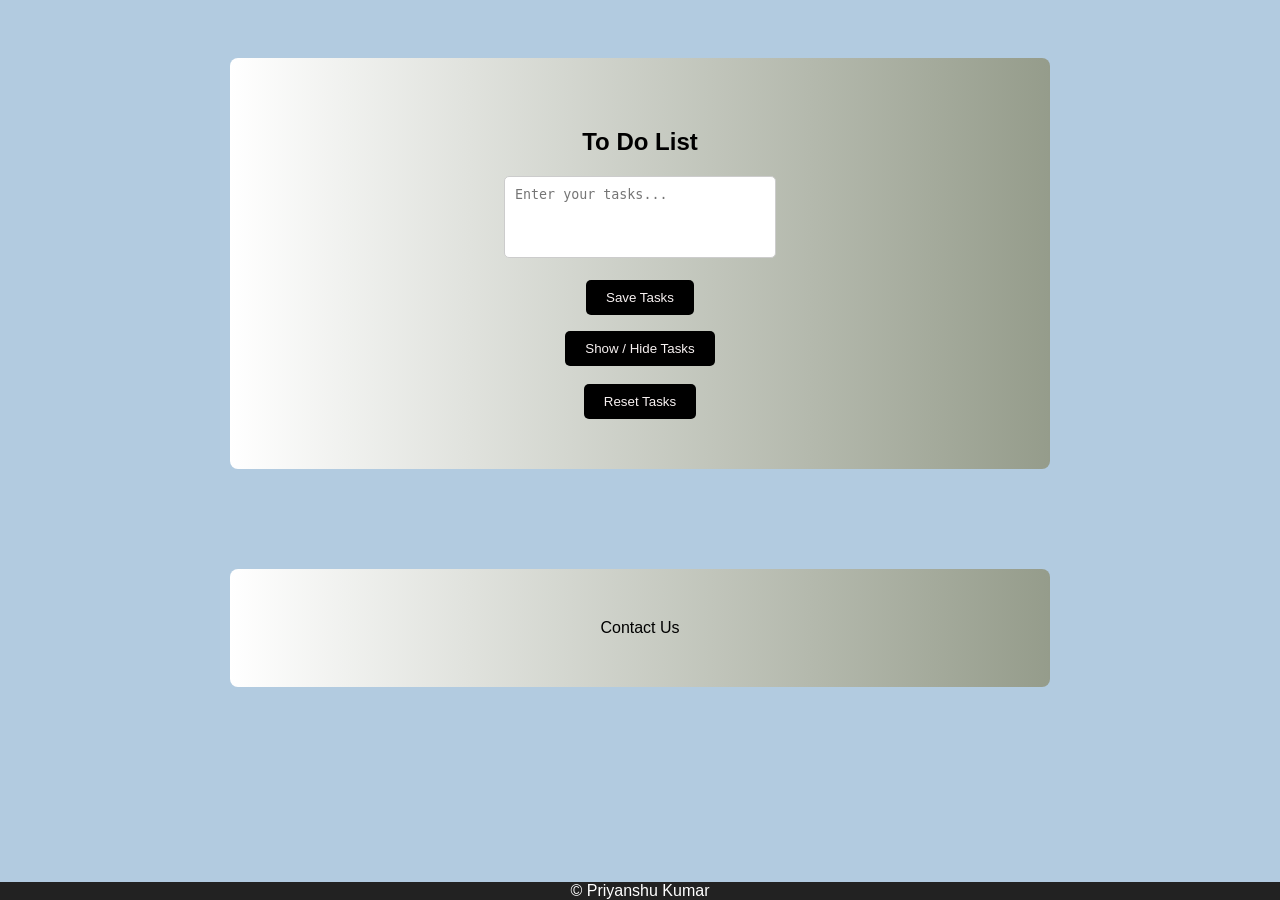
<file: TASK 2/index.html>
<!DOCTYPE html>
<html>

<head>
    <title>Task 2</title>
    <link rel="stylesheet" href="css.css">
</head>

<body>

    <div>
        <h2>To Do List</h2>
        <textarea id="problem" placeholder="Enter your tasks..." rows="4"></textarea><br><br>
        <button onclick="addTask()">Save Tasks</button>
        <ul id="taskList"></ul>
        <button onclick="toggleTasks()">Show / Hide Tasks</button> <br><br>
        <button onclick="resetTasks()">Reset Tasks</button>
    </div>
    <div>
        <a href="contact.html"> Contact Us</a>
    </div>
    <footer> &copy; Priyanshu Kumar <footer>
            <script src="script.js"></script>
</body>

</html>
</file>
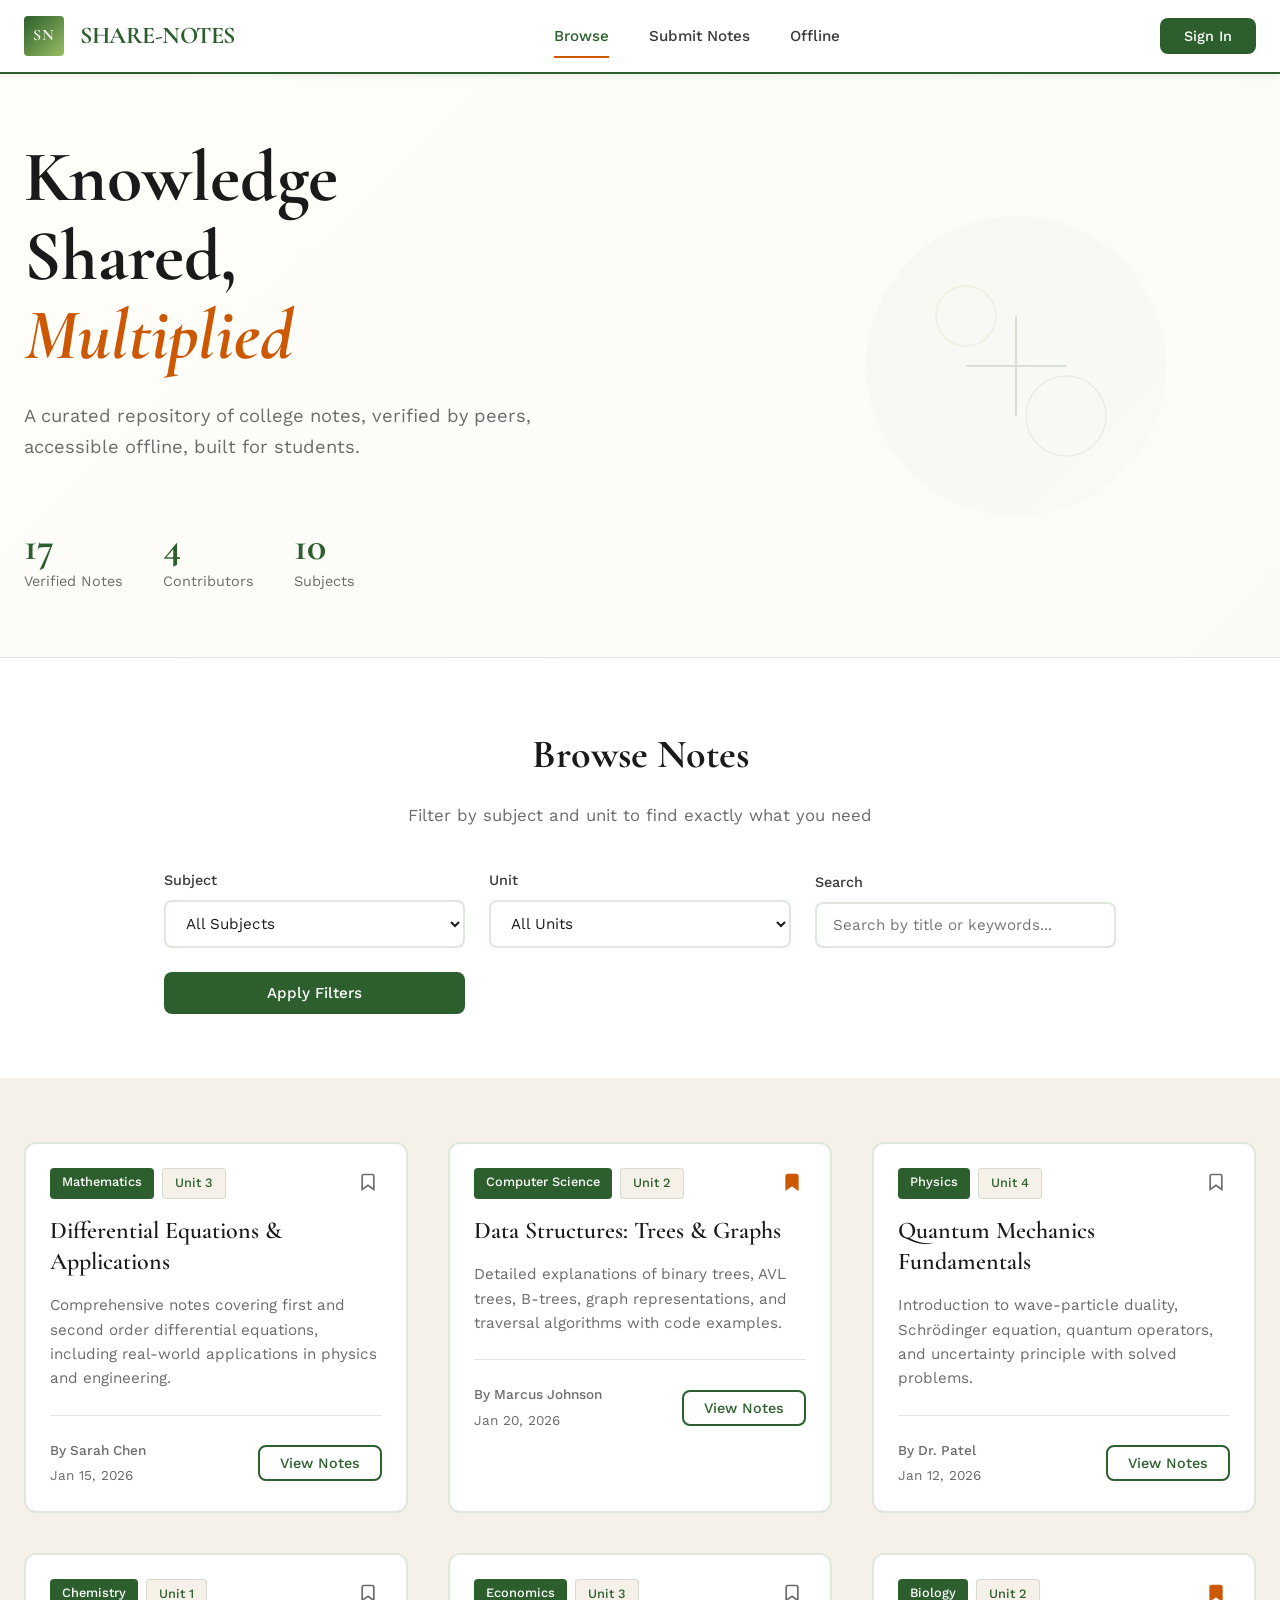
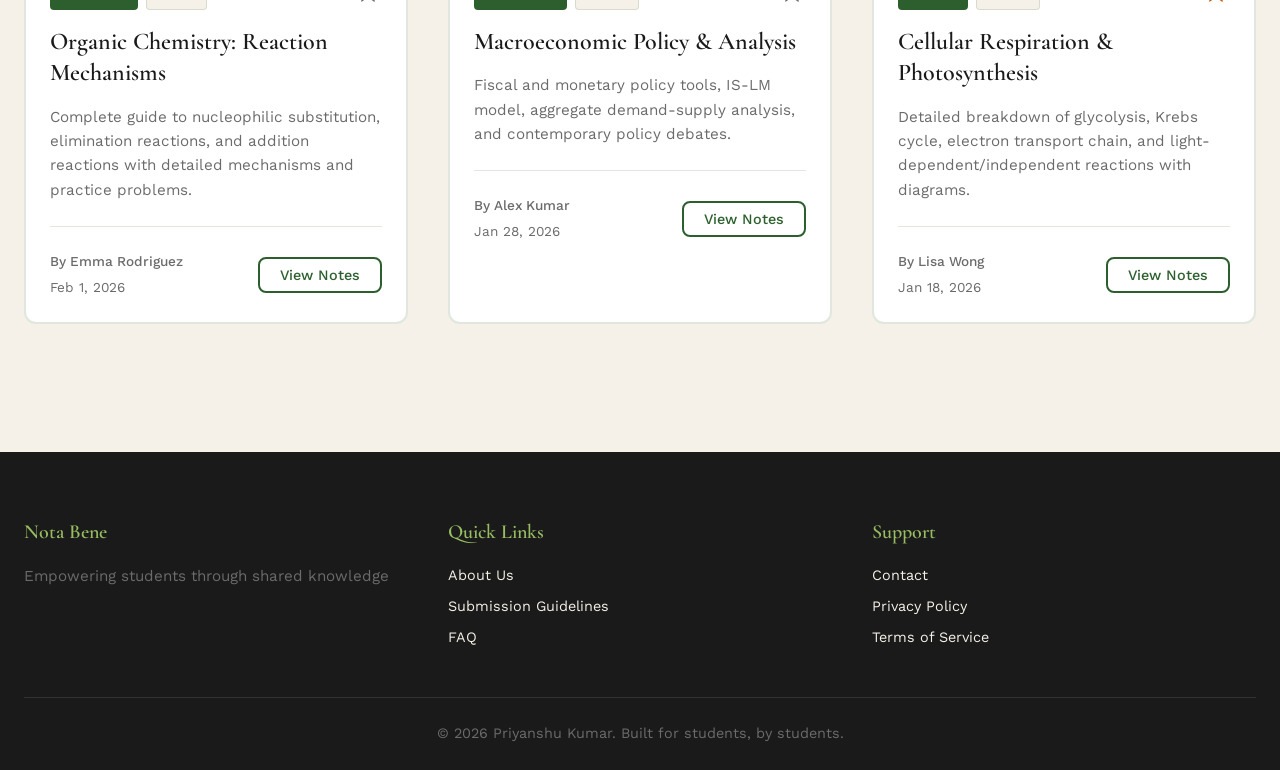
<file: TASK 5/index.html>
<!DOCTYPE html>
<html lang="en">

<head>
    <meta charset="UTF-8">
    <meta name="viewport" content="width=device-width, initial-scale=1.0">
    <title>TASK 5</title>
    <link rel="stylesheet" href="styles.css">
    <link rel="preconnect" href="https://fonts.googleapis.com">
    <link rel="preconnect" href="https://fonts.gstatic.com" crossorigin>
    <link
        href="https://fonts.googleapis.com/css2?family=Cormorant+Garamond:wght@400;600;700&family=Work+Sans:wght@300;400;500;600&display=swap"
        rel="stylesheet">
</head>

<body>
    <!-- Navigation -->
    <nav class="nav-primary">
        <div class="nav-container">
            <div class="nav-brand">
                <div class="brand-icon">SN</div>
                <span class="brand-text">SHARE-NOTES</span>
            </div>

            <div class="nav-links">
                <a href="#browse" class="nav-link active">Browse</a>
                <a href="#submit" class="nav-link">Submit Notes</a>
                <a href="#offline" class="nav-link">Offline</a>
                <a href="#moderation" class="nav-link mod-only">Moderation</a>
            </div>

            <div class="nav-actions">
                <button class="btn-auth" id="authBtn">Sign In</button>
                <div class="user-menu hidden" id="userMenu">
                    <div class="user-avatar">
                        <span id="userInitial">U</span>
                    </div>
                    <div class="user-dropdown">
                        <div class="user-info">
                            <p class="user-name" id="userName">User</p>
                            <p class="user-role" id="userRole">Student</p>
                        </div>
                        <hr>
                        <a href="#submissions" class="dropdown-item">My Submissions</a>
                        <a href="#settings" class="dropdown-item">Settings</a>
                        <button class="dropdown-item btn-signout" id="signOutBtn">Sign Out</button>
                    </div>
                </div>
            </div>
        </div>
    </nav>

    <!-- Hero Section -->
    <section class="hero">
        <div class="hero-content">
            <h1 class="hero-title">
                <span class="title-line">Knowledge</span>
                <span class="title-line">Shared,</span>
                <span class="title-line accent">Multiplied</span>
            </h1>
            <p class="hero-subtitle">A curated repository of college notes, verified by peers, accessible offline, built
                for students.</p>

            <div class="hero-stats">
                <div class="stat">
                    <div class="stat-number">17</div>
                    <div class="stat-label">Verified Notes</div>
                </div>
                <div class="stat">
                    <div class="stat-number">4</div>
                    <div class="stat-label">Contributors</div>
                </div>
                <div class="stat">
                    <div class="stat-number">10</div>
                    <div class="stat-label">Subjects</div>
                </div>
            </div>
        </div>

        <div class="hero-decoration">
            <svg viewBox="0 0 400 400" class="decoration-svg">
                <defs>
                    <linearGradient id="grad1" x1="0%" y1="0%" x2="100%" y2="100%">
                        <stop offset="0%" style="stop-color:#2C5F2D;stop-opacity:0.2" />
                        <stop offset="100%" style="stop-color:#97BC62;stop-opacity:0.1" />
                    </linearGradient>
                </defs>
                <circle cx="200" cy="200" r="150" fill="url(#grad1)" opacity="0.3" />
                <path d="M150 200 L250 200 M200 150 L200 250" stroke="#2C5F2D" stroke-width="2" opacity="0.4" />
                <circle cx="150" cy="150" r="30" fill="none" stroke="#97BC62" stroke-width="2" opacity="0.3" />
                <circle cx="250" cy="250" r="40" fill="none" stroke="#2C5F2D" stroke-width="1.5" opacity="0.2" />
            </svg>
        </div>
    </section>

    <!-- Filter Section -->
    <section class="filters-section" id="browse">
        <div class="container">
            <div class="filters-header">
                <h2 class="section-title">Browse Notes</h2>
                <p class="section-subtitle">Filter by subject and unit to find exactly what you need</p>
            </div>

            <div class="filters">
                <div class="filter-group">
                    <label for="subjectFilter" class="filter-label">Subject</label>
                    <select id="subjectFilter" class="filter-select">
                        <option value="">All Subjects</option>
                        <option value="mathematics">Mathematics</option>
                        <option value="physics">Physics</option>
                        <option value="chemistry">Chemistry</option>
                        <option value="computer-science">Computer Science</option>
                        <option value="biology">Biology</option>
                        <option value="economics">Economics</option>
                        <option value="literature">Literature</option>
                        <option value="history">History</option>
                    </select>
                </div>

                <div class="filter-group">
                    <label for="unitFilter" class="filter-label">Unit</label>
                    <select id="unitFilter" class="filter-select">
                        <option value="">All Units</option>
                        <option value="1">Unit 1</option>
                        <option value="2">Unit 2</option>
                        <option value="3">Unit 3</option>
                        <option value="4">Unit 4</option>
                        <option value="5">Unit 5</option>
                    </select>
                </div>

                <div class="filter-group">
                    <label for="searchFilter" class="filter-label">Search</label>
                    <input type="text" id="searchFilter" class="filter-input"
                        placeholder="Search by title or keywords...">
                </div>

                <button class="btn-filter">Apply Filters</button>
            </div>
        </div>
    </section>

    <!-- Notes Grid -->
    <section class="notes-section">
        <div class="container">
            <div class="notes-grid" id="notesGrid">
                <!-- Note Card 1 -->
                <article class="note-card">
                    <div class="note-header">
                        <div class="note-meta">
                            <span class="note-subject">Mathematics</span>
                            <span class="note-unit">Unit 3</span>
                        </div>
                        <button class="btn-save" title="Save for offline">
                            <svg width="20" height="20" viewBox="0 0 24 24" fill="none" stroke="currentColor"
                                stroke-width="2">
                                <path d="M19 21l-7-5-7 5V5a2 2 0 0 1 2-2h10a2 2 0 0 1 2 2z" />
                            </svg>
                        </button>
                    </div>

                    <h3 class="note-title">Differential Equations & Applications</h3>
                    <p class="note-description">Comprehensive notes covering first and second order differential
                        equations, including real-world applications in physics and engineering.</p>

                    <div class="note-footer">
                        <div class="note-info">
                            <span class="note-author">By Sarah Chen</span>
                            <span class="note-date">Jan 15, 2026</span>
                        </div>
                        <button class="btn-view">View Notes</button>
                    </div>
                </article>

                <!-- Note Card 2 -->
                <article class="note-card">
                    <div class="note-header">
                        <div class="note-meta">
                            <span class="note-subject">Computer Science</span>
                            <span class="note-unit">Unit 2</span>
                        </div>
                        <button class="btn-save saved" title="Saved offline">
                            <svg width="20" height="20" viewBox="0 0 24 24" fill="currentColor" stroke="currentColor"
                                stroke-width="2">
                                <path d="M19 21l-7-5-7 5V5a2 2 0 0 1 2-2h10a2 2 0 0 1 2 2z" />
                            </svg>
                        </button>
                    </div>

                    <h3 class="note-title">Data Structures: Trees & Graphs</h3>
                    <p class="note-description">Detailed explanations of binary trees, AVL trees, B-trees, graph
                        representations, and traversal algorithms with code examples.</p>

                    <div class="note-footer">
                        <div class="note-info">
                            <span class="note-author">By Marcus Johnson</span>
                            <span class="note-date">Jan 20, 2026</span>
                        </div>
                        <button class="btn-view">View Notes</button>
                    </div>
                </article>

                <!-- Note Card 3 -->
                <article class="note-card">
                    <div class="note-header">
                        <div class="note-meta">
                            <span class="note-subject">Physics</span>
                            <span class="note-unit">Unit 4</span>
                        </div>
                        <button class="btn-save" title="Save for offline">
                            <svg width="20" height="20" viewBox="0 0 24 24" fill="none" stroke="currentColor"
                                stroke-width="2">
                                <path d="M19 21l-7-5-7 5V5a2 2 0 0 1 2-2h10a2 2 0 0 1 2 2z" />
                            </svg>
                        </button>
                    </div>

                    <h3 class="note-title">Quantum Mechanics Fundamentals</h3>
                    <p class="note-description">Introduction to wave-particle duality, Schrödinger equation, quantum
                        operators, and uncertainty principle with solved problems.</p>

                    <div class="note-footer">
                        <div class="note-info">
                            <span class="note-author">By Dr. Patel</span>
                            <span class="note-date">Jan 12, 2026</span>
                        </div>
                        <button class="btn-view">View Notes</button>
                    </div>
                </article>

                <!-- Note Card 4 -->
                <article class="note-card">
                    <div class="note-header">
                        <div class="note-meta">
                            <span class="note-subject">Chemistry</span>
                            <span class="note-unit">Unit 1</span>
                        </div>
                        <button class="btn-save" title="Save for offline">
                            <svg width="20" height="20" viewBox="0 0 24 24" fill="none" stroke="currentColor"
                                stroke-width="2">
                                <path d="M19 21l-7-5-7 5V5a2 2 0 0 1 2-2h10a2 2 0 0 1 2 2z" />
                            </svg>
                        </button>
                    </div>

                    <h3 class="note-title">Organic Chemistry: Reaction Mechanisms</h3>
                    <p class="note-description">Complete guide to nucleophilic substitution, elimination reactions, and
                        addition reactions with detailed mechanisms and practice problems.</p>

                    <div class="note-footer">
                        <div class="note-info">
                            <span class="note-author">By Emma Rodriguez</span>
                            <span class="note-date">Feb 1, 2026</span>
                        </div>
                        <button class="btn-view">View Notes</button>
                    </div>
                </article>

                <!-- Note Card 5 -->
                <article class="note-card">
                    <div class="note-header">
                        <div class="note-meta">
                            <span class="note-subject">Economics</span>
                            <span class="note-unit">Unit 3</span>
                        </div>
                        <button class="btn-save" title="Save for offline">
                            <svg width="20" height="20" viewBox="0 0 24 24" fill="none" stroke="currentColor"
                                stroke-width="2">
                                <path d="M19 21l-7-5-7 5V5a2 2 0 0 1 2-2h10a2 2 0 0 1 2 2z" />
                            </svg>
                        </button>
                    </div>

                    <h3 class="note-title">Macroeconomic Policy & Analysis</h3>
                    <p class="note-description">Fiscal and monetary policy tools, IS-LM model, aggregate demand-supply
                        analysis, and contemporary policy debates.</p>

                    <div class="note-footer">
                        <div class="note-info">
                            <span class="note-author">By Alex Kumar</span>
                            <span class="note-date">Jan 28, 2026</span>
                        </div>
                        <button class="btn-view">View Notes</button>
                    </div>
                </article>

                <!-- Note Card 6 -->
                <article class="note-card">
                    <div class="note-header">
                        <div class="note-meta">
                            <span class="note-subject">Biology</span>
                            <span class="note-unit">Unit 2</span>
                        </div>
                        <button class="btn-save saved" title="Saved offline">
                            <svg width="20" height="20" viewBox="0 0 24 24" fill="currentColor" stroke="currentColor"
                                stroke-width="2">
                                <path d="M19 21l-7-5-7 5V5a2 2 0 0 1 2-2h10a2 2 0 0 1 2 2z" />
                            </svg>
                        </button>
                    </div>

                    <h3 class="note-title">Cellular Respiration & Photosynthesis</h3>
                    <p class="note-description">Detailed breakdown of glycolysis, Krebs cycle, electron transport chain,
                        and light-dependent/independent reactions with diagrams.</p>

                    <div class="note-footer">
                        <div class="note-info">
                            <span class="note-author">By Lisa Wong</span>
                            <span class="note-date">Jan 18, 2026</span>
                        </div>
                        <button class="btn-view">View Notes</button>
                    </div>
                </article>
            </div>
        </div>
    </section>

    <!-- Submit Section -->
    <section class="submit-section hidden" id="submit">
        <div class="container">
            <div class="submit-container">
                <div class="submit-header">
                    <h2 class="section-title">Submit Your Notes</h2>
                    <p class="section-subtitle">Share your knowledge with fellow students. All submissions are reviewed
                        before publication.</p>
                </div>

                <form class="submit-form" id="submitForm">
                    <div class="form-row">
                        <div class="form-group">
                            <label for="noteSubject" class="form-label">Subject *</label>
                            <select id="noteSubject" class="form-input" required>
                                <option value="">Select subject</option>
                                <option value="mathematics">Mathematics</option>
                                <option value="physics">Physics</option>
                                <option value="chemistry">Chemistry</option>
                                <option value="computer-science">Computer Science</option>
                                <option value="biology">Biology</option>
                                <option value="economics">Economics</option>
                                <option value="literature">Literature</option>
                                <option value="history">History</option>
                            </select>
                        </div>

                        <div class="form-group">
                            <label for="noteUnit" class="form-label">Unit *</label>
                            <select id="noteUnit" class="form-input" required>
                                <option value="">Select unit</option>
                                <option value="1">Unit 1</option>
                                <option value="2">Unit 2</option>
                                <option value="3">Unit 3</option>
                                <option value="4">Unit 4</option>
                                <option value="5">Unit 5</option>
                            </select>
                        </div>
                    </div>

                    <div class="form-group">
                        <label for="noteTitle" class="form-label">Title *</label>
                        <input type="text" id="noteTitle" class="form-input"
                            placeholder="e.g., Differential Equations & Applications" required>
                    </div>

                    <div class="form-group">
                        <label for="noteDescription" class="form-label">Description *</label>
                        <textarea id="noteDescription" class="form-textarea" rows="4"
                            placeholder="Provide a brief description of the content covered in your notes..."
                            required></textarea>
                    </div>

                    <div class="form-group">
                        <label for="noteFile" class="form-label">Upload File *</label>
                        <div class="file-upload">
                            <input type="file" id="noteFile" accept=".pdf,.doc,.docx" required hidden>
                            <label for="noteFile" class="file-upload-label">
                                <svg width="24" height="24" viewBox="0 0 24 24" fill="none" stroke="currentColor"
                                    stroke-width="2">
                                    <path d="M21 15v4a2 2 0 0 1-2 2H5a2 2 0 0 1-2-2v-4" />
                                    <polyline points="17 8 12 3 7 8" />
                                    <line x1="12" y1="3" x2="12" y2="15" />
                                </svg>
                                <span class="file-text">Choose file or drag here</span>
                                <span class="file-info">PDF, DOC, DOCX (Max 10MB)</span>
                            </label>
                        </div>
                    </div>

                    <div class="form-actions">
                        <button type="submit" class="btn-submit">Submit for Review</button>
                        <button type="button" class="btn-secondary">Save as Draft</button>
                    </div>
                </form>

                <!-- My Submissions -->
                <div class="submissions-section">
                    <h3 class="submissions-title">My Submissions</h3>

                    <div class="submissions-list">
                        <div class="submission-card pending">
                            <div class="submission-status">
                                <span class="status-badge pending">Under Review</span>
                            </div>
                            <h4 class="submission-title">Linear Algebra: Eigenvalues & Eigenvectors</h4>
                            <p class="submission-meta">Mathematics • Unit 4 • Submitted Feb 5, 2026</p>
                        </div>

                        <div class="submission-card verified">
                            <div class="submission-status">
                                <span class="status-badge verified">Verified</span>
                            </div>
                            <h4 class="submission-title">Database Normalization Techniques</h4>
                            <p class="submission-meta">Computer Science • Unit 3 • Published Feb 1, 2026</p>
                        </div>

                        <div class="submission-card rejected">
                            <div class="submission-status">
                                <span class="status-badge rejected">Rejected</span>
                            </div>
                            <h4 class="submission-title">Thermodynamics Laws</h4>
                            <p class="submission-meta">Physics • Unit 2 • Rejected Jan 28, 2026</p>
                            <p class="rejection-reason">Reason: Content incomplete - missing numerical examples and
                                practice problems.</p>
                        </div>
                    </div>
                </div>
            </div>
        </div>
    </section>

    <!-- Offline Section -->
    <section class="offline-section hidden" id="offline">
        <div class="container">
            <div class="offline-header">
                <h2 class="section-title">Offline Notes</h2>
                <p class="section-subtitle">Access your saved notes anytime, even without internet connection</p>
            </div>

            <div class="offline-grid" id="offlineGrid">
                <!-- Saved Note 1 -->
                <article class="offline-card">
                    <div class="offline-meta">
                        <span class="note-subject">Computer Science</span>
                        <span class="note-unit">Unit 2</span>
                    </div>

                    <h3 class="offline-title">Data Structures: Trees & Graphs</h3>
                    <p class="offline-author">By Marcus Johnson</p>

                    <div class="offline-actions">
                        <button class="btn-view">Open</button>
                        <button class="btn-remove">Remove</button>
                    </div>
                </article>

                <!-- Saved Note 2 -->
                <article class="offline-card">
                    <div class="offline-meta">
                        <span class="note-subject">Biology</span>
                        <span class="note-unit">Unit 2</span>
                    </div>

                    <h3 class="offline-title">Cellular Respiration & Photosynthesis</h3>
                    <p class="offline-author">By Lisa Wong</p>

                    <div class="offline-actions">
                        <button class="btn-view">Open</button>
                        <button class="btn-remove">Remove</button>
                    </div>
                </article>
            </div>

            <!-- Empty State -->
            <div class="empty-state hidden" id="offlineEmpty">
                <svg viewBox="0 0 200 200" class="empty-svg">
                    <circle cx="100" cy="100" r="80" fill="none" stroke="#97BC62" stroke-width="2" opacity="0.2" />
                    <path d="M80 90 L120 90 M80 110 L120 110 M100 70 L100 130" stroke="#2C5F2D" stroke-width="3"
                        opacity="0.3" />
                </svg>
                <h3 class="empty-title">No offline notes yet</h3>
                <p class="empty-text">Save notes for offline access by clicking the bookmark icon on any note card</p>
            </div>
        </div>
    </section>

    <!-- Moderation Section (Moderator Only) -->
    <section class="moderation-section hidden mod-only" id="moderation">
        <div class="container">
            <div class="moderation-header">
                <h2 class="section-title">Moderation Queue</h2>
                <p class="section-subtitle">Review and verify submitted notes</p>
            </div>

            <div class="moderation-list">
                <!-- Pending Note 1 -->
                <div class="moderation-card">
                    <div class="mod-card-header">
                        <div class="mod-meta">
                            <span class="note-subject">Mathematics</span>
                            <span class="note-unit">Unit 4</span>
                            <span class="mod-date">Submitted Feb 5, 2026</span>
                        </div>
                    </div>

                    <h3 class="mod-title">Linear Algebra: Eigenvalues & Eigenvectors</h3>
                    <p class="mod-description">Comprehensive notes on eigenvalues, eigenvectors, diagonalization, and
                        applications in differential equations and transformations.</p>
                    <p class="mod-author">Submitted by: John Smith (john.smith@college.edu)</p>

                    <div class="mod-actions">
                        <button class="btn-verify">
                            <svg width="16" height="16" viewBox="0 0 24 24" fill="none" stroke="currentColor"
                                stroke-width="2">
                                <polyline points="20 6 9 17 4 12" />
                            </svg>
                            Verify
                        </button>
                        <button class="btn-reject">
                            <svg width="16" height="16" viewBox="0 0 24 24" fill="none" stroke="currentColor"
                                stroke-width="2">
                                <line x1="18" y1="6" x2="6" y2="18" />
                                <line x1="6" y1="6" x2="18" y2="18" />
                            </svg>
                            Reject
                        </button>
                        <button class="btn-preview">Preview File</button>
                    </div>
                </div>

                <!-- Pending Note 2 -->
                <div class="moderation-card">
                    <div class="mod-card-header">
                        <div class="mod-meta">
                            <span class="note-subject">Physics</span>
                            <span class="note-unit">Unit 5</span>
                            <span class="mod-date">Submitted Feb 6, 2026</span>
                        </div>
                    </div>

                    <h3 class="mod-title">Electromagnetic Waves & Optics</h3>
                    <p class="mod-description">Notes covering Maxwell's equations, wave propagation, reflection,
                        refraction, interference, and diffraction phenomena.</p>
                    <p class="mod-author">Submitted by: Maria Garcia (maria.garcia@college.edu)</p>

                    <div class="mod-actions">
                        <button class="btn-verify">
                            <svg width="16" height="16" viewBox="0 0 24 24" fill="none" stroke="currentColor"
                                stroke-width="2">
                                <polyline points="20 6 9 17 4 12" />
                            </svg>
                            Verify
                        </button>
                        <button class="btn-reject">
                            <svg width="16" height="16" viewBox="0 0 24 24" fill="none" stroke="currentColor"
                                stroke-width="2">
                                <line x1="18" y1="6" x2="6" y2="18" />
                                <line x1="6" y1="6" x2="18" y2="18" />
                            </svg>
                            Reject
                        </button>
                        <button class="btn-preview">Preview File</button>
                    </div>
                </div>
            </div>
        </div>
    </section>

    <!-- Modal for Rejection Reason -->
    <div class="modal hidden" id="rejectModal">
        <div class="modal-overlay"></div>
        <div class="modal-content">
            <div class="modal-header">
                <h3 class="modal-title">Reject Submission</h3>
                <button class="modal-close">×</button>
            </div>

            <div class="modal-body">
                <p class="modal-text">Please provide a reason for rejection to help the submitter improve their notes:
                </p>
                <textarea class="form-textarea" rows="4"
                    placeholder="e.g., Content incomplete, missing examples, formatting issues..."></textarea>
            </div>

            <div class="modal-footer">
                <button class="btn-secondary">Cancel</button>
                <button class="btn-submit">Confirm Rejection</button>
            </div>
        </div>
    </div>

    <!-- Footer -->
    <footer class="footer">
        <div class="container">
            <div class="footer-content">
                <div class="footer-section">
                    <h4 class="footer-title">Nota Bene</h4>
                    <p class="footer-text">Empowering students through shared knowledge</p>
                </div>

                <div class="footer-section">
                    <h4 class="footer-title">Quick Links</h4>
                    <a href="#about" class="footer-link">About Us</a>
                    <a href="#guidelines" class="footer-link">Submission Guidelines</a>
                    <a href="#faq" class="footer-link">FAQ</a>
                </div>

                <div class="footer-section">
                    <h4 class="footer-title">Support</h4>
                    <a href="#contact" class="footer-link">Contact</a>
                    <a href="#privacy" class="footer-link">Privacy Policy</a>
                    <a href="#terms" class="footer-link">Terms of Service</a>
                </div>
            </div>

            <div class="footer-bottom">
                <p>&copy; 2026 Priyanshu Kumar. Built for students, by students.</p>
            </div>
        </div>
    </footer>

    <script src="script.js"></script>
</body>

</html>
</file>
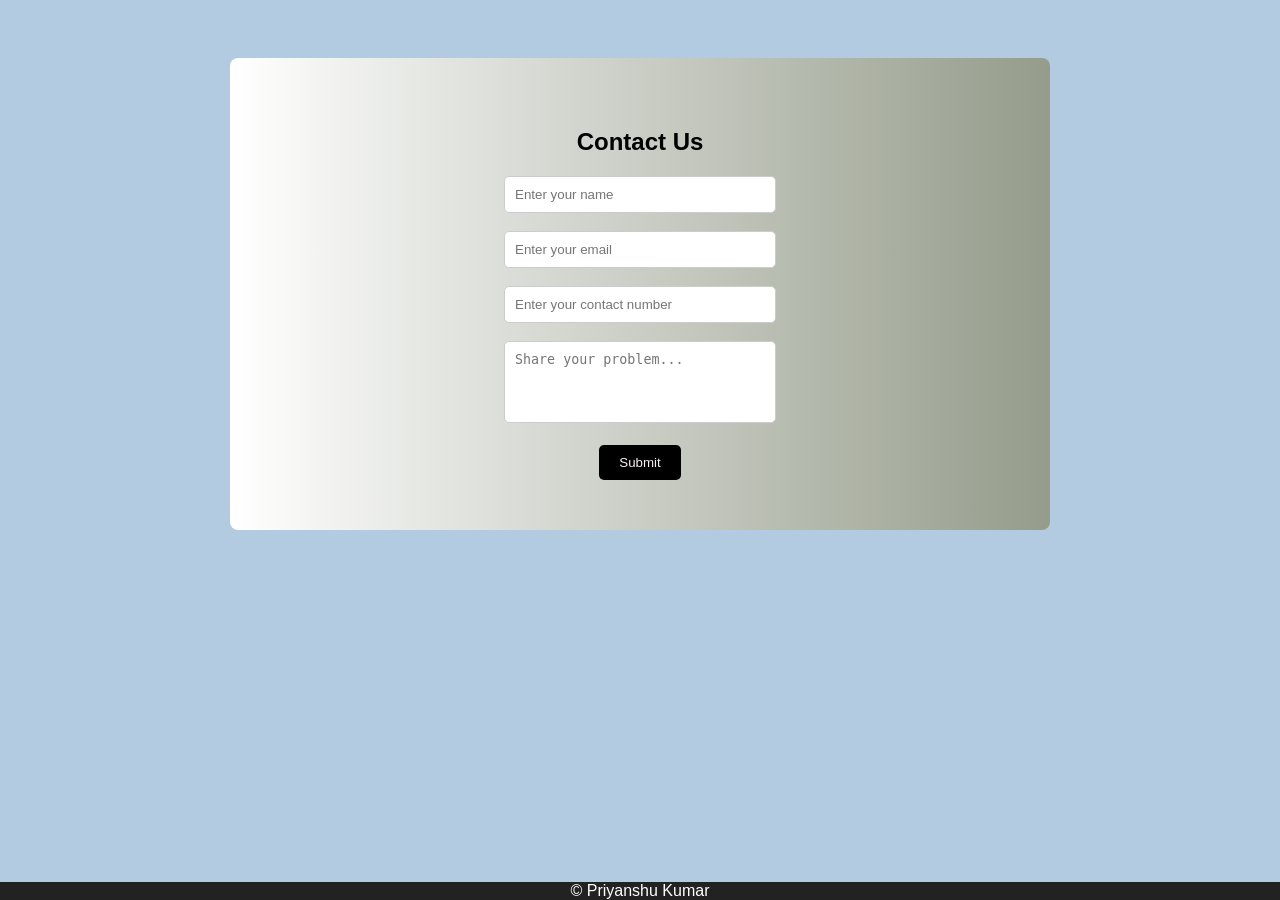
<file: TASK 2/contact.html>
<!DOCTYPE html>
<html lang="en">
<head>
    <meta charset="UTF-8">
    <meta name="viewport" content="width=device-width, initial-scale=1.0">
    <title>Contact Page</title>
</head>
<link rel="stylesheet" href="css.css">
<body>
    <div>
        <h2>Contact Us</h2>

        <form id="contactForm">
            <input type="text" id="name" placeholder="Enter your name"><br><br>
            <input type="email" id="email" placeholder="Enter your email"><br><br>
            <input type="tel" id="phone" placeholder="Enter your contact number"><br><br>
            <textarea id="problem" placeholder="Share your problem..." rows="4"></textarea><br><br>
            <button type="submit">Submit</button>
        </form>


    </div>
    <footer> &copy; Priyanshu Kumar <footer></footer>
    <script src="script.js"></script>
</body>
</html>
</file>
<file: TASK 2/css.css>
body {
    font-family: Arial;
    text-align: center;
    align-items: center;
    display: grid;
    place-items: center;
    background-color: #b2cbe0;
    justify-content: center;
}

form {
    margin-top: 20px;
}

input,
textarea {
    padding: 10px;
    width: 250px;
    border-radius: 5px;
    border: 1px solid #ccc;
}

textarea {
    resize: none;
}

button {
    padding: 10px 20px;
    background-color: rgb(0, 0, 0);
    color: rgb(247, 241, 241);
    border: none;
    border-radius: 5px;
    cursor: pointer;
}

button:hover {
    background-color: rgb(7, 43, 8);
}

div {
    margin: 50px;
    padding: 50px;
    justify-content: center;
    align-items: center;
    height: fit-content;
    width: fit-content;
    background-color: rgb(58, 150, 150);
    border-radius: 8px;
    background: linear-gradient(to right, #ffffff, #959c8b);
}

footer {
    margin: 0px;
    background-color: #222;
    color: white;
    text-align: center;
    position: fixed;
    bottom: 0;
    width: 100%;
}
a{
    color: inherit;
    text-decoration: none;
}
a:hover{
   text-decoration: underline;
    color: rgb(0, 119, 83);
}

@media (max-width: 720px) {
    div {
        margin: 30px;
        padding: 30px;
        width: 80%;
    }

    input,
    textarea {
        width: 100%;
    }

    button {
        width: 100%;
    }
}

@media (min-width: 720px) and (max-width: 1080px) {
    div {
        width: 80%;
        padding: 30px;
    }

    input,
    textarea {
        width: 100%;
    }
}


@media (min-width: 1080px) {
    div {
        width: 720px;
    }
}
</file>
<file: TASK 5/styles.css>
/* ===================================
   CSS Reset & Variables
   =================================== */

* {
    margin: 0;
    padding: 0;
    box-sizing: border-box;
}

:root {
    /* Color Palette - Earthy Academic */
    --primary-forest: #2C5F2D;
    --primary-sage: #97BC62;
    --accent-terracotta: #CC5803;
    --accent-gold: #D4A574;
    
    --neutral-ink: #1A1A1A;
    --neutral-charcoal: #3A3A3A;
    --neutral-slate: #6B6B6B;
    --neutral-parchment: #F5F1E8;
    --neutral-cream: #FFFEF9;
    
    --surface-paper: #FAFAF7;
    --surface-card: #FFFFFF;
    --border-subtle: rgba(44, 95, 45, 0.15);
    
    /* Typography */
    --font-display: 'Cormorant Garamond', serif;
    --font-body: 'Work Sans', sans-serif;
    
    /* Spacing */
    --spacing-xs: 0.5rem;
    --spacing-sm: 1rem;
    --spacing-md: 1.5rem;
    --spacing-lg: 2.5rem;
    --spacing-xl: 4rem;
    
    /* Shadows */
    --shadow-sm: 0 2px 8px rgba(26, 26, 26, 0.08);
    --shadow-md: 0 4px 16px rgba(26, 26, 26, 0.12);
    --shadow-lg: 0 8px 32px rgba(26, 26, 26, 0.16);
    
    /* Border Radius */
    --radius-sm: 4px;
    --radius-md: 8px;
    --radius-lg: 12px;
    
    /* Transitions */
    --transition-fast: 150ms cubic-bezier(0.4, 0, 0.2, 1);
    --transition-base: 300ms cubic-bezier(0.4, 0, 0.2, 1);
    --transition-slow: 500ms cubic-bezier(0.4, 0, 0.2, 1);
}

body {
    font-family: var(--font-body);
    color: var(--neutral-ink);
    background-color: var(--neutral-parchment);
    line-height: 1.6;
    -webkit-font-smoothing: antialiased;
    -moz-osx-font-smoothing: grayscale;
}

.container {
    max-width: 1280px;
    margin: 0 auto;
    padding: 0 var(--spacing-md);
}

.hidden {
    display: none !important;
}

/* ===================================
   Navigation
   =================================== */

.nav-primary {
    position: sticky;
    top: 0;
    z-index: 100;
    background: var(--surface-card);
    border-bottom: 2px solid var(--primary-forest);
    box-shadow: var(--shadow-sm);
}

.nav-container {
    max-width: 1280px;
    margin: 0 auto;
    padding: 0 var(--spacing-md);
    display: flex;
    align-items: center;
    justify-content: space-between;
    height: 72px;
}

.nav-brand {
    display: flex;
    align-items: center;
    gap: var(--spacing-sm);
    font-family: var(--font-display);
    font-size: 1.5rem;
    font-weight: 700;
    color: var(--primary-forest);
}

.brand-icon {
    width: 40px;
    height: 40px;
    background: linear-gradient(135deg, var(--primary-forest), var(--primary-sage));
    color: white;
    display: flex;
    align-items: center;
    justify-content: center;
    border-radius: var(--radius-sm);
    font-size: 1rem;
    font-weight: 600;
    letter-spacing: 1px;
}

.brand-text {
    letter-spacing: -0.5px;
}

.nav-links {
    display: flex;
    gap: var(--spacing-lg);
}

.nav-link {
    position: relative;
    font-size: 0.95rem;
    font-weight: 500;
    color: var(--neutral-charcoal);
    text-decoration: none;
    padding: var(--spacing-xs) 0;
    transition: color var(--transition-fast);
}

.nav-link::after {
    content: '';
    position: absolute;
    bottom: -2px;
    left: 0;
    right: 0;
    height: 2px;
    background: var(--accent-terracotta);
    transform: scaleX(0);
    transform-origin: right;
    transition: transform var(--transition-base);
}

.nav-link:hover,
.nav-link.active {
    color: var(--primary-forest);
}

.nav-link:hover::after,
.nav-link.active::after {
    transform: scaleX(1);
    transform-origin: left;
}

.nav-actions {
    display: flex;
    align-items: center;
    gap: var(--spacing-sm);
}

.btn-auth {
    padding: 0.625rem 1.5rem;
    background: var(--primary-forest);
    color: white;
    border: none;
    border-radius: var(--radius-md);
    font-family: var(--font-body);
    font-size: 0.9rem;
    font-weight: 500;
    cursor: pointer;
    transition: all var(--transition-fast);
}

.btn-auth:hover {
    background: var(--primary-sage);
    transform: translateY(-1px);
    box-shadow: var(--shadow-md);
}

.user-menu {
    position: relative;
}

.user-avatar {
    width: 40px;
    height: 40px;
    border-radius: 50%;
    background: linear-gradient(135deg, var(--accent-terracotta), var(--accent-gold));
    color: white;
    display: flex;
    align-items: center;
    justify-content: center;
    font-weight: 600;
    cursor: pointer;
    transition: transform var(--transition-fast);
}

.user-avatar:hover {
    transform: scale(1.05);
}

.user-dropdown {
    position: absolute;
    top: calc(100% + var(--spacing-sm));
    right: 0;
    background: var(--surface-card);
    border: 1px solid var(--border-subtle);
    border-radius: var(--radius-md);
    box-shadow: var(--shadow-lg);
    min-width: 220px;
    padding: var(--spacing-sm);
    opacity: 0;
    pointer-events: none;
    transform: translateY(-10px);
    transition: all var(--transition-base);
}

.user-menu:hover .user-dropdown {
    opacity: 1;
    pointer-events: all;
    transform: translateY(0);
}

.user-info {
    padding: var(--spacing-sm);
}

.user-name {
    font-weight: 600;
    color: var(--neutral-ink);
    margin-bottom: 0.25rem;
}

.user-role {
    font-size: 0.85rem;
    color: var(--neutral-slate);
}

.user-dropdown hr {
    border: none;
    border-top: 1px solid var(--border-subtle);
    margin: var(--spacing-sm) 0;
}

.dropdown-item {
    display: block;
    width: 100%;
    padding: 0.625rem var(--spacing-sm);
    text-align: left;
    color: var(--neutral-charcoal);
    text-decoration: none;
    border: none;
    background: none;
    font-family: var(--font-body);
    font-size: 0.9rem;
    cursor: pointer;
    border-radius: var(--radius-sm);
    transition: all var(--transition-fast);
}

.dropdown-item:hover {
    background: var(--neutral-parchment);
    color: var(--primary-forest);
}

/* ===================================
   Hero Section
   =================================== */

.hero {
    position: relative;
    padding: var(--spacing-xl) 0;
    background: linear-gradient(135deg, var(--neutral-cream) 0%, var(--surface-paper) 100%);
    overflow: hidden;
}

.hero-content {
    max-width: 800px;
    position: relative;
    z-index: 2;
    padding: 0 var(--spacing-md);
    animation: fadeInUp 0.8s ease-out;
}

@keyframes fadeInUp {
    from {
        opacity: 0;
        transform: translateY(30px);
    }
    to {
        opacity: 1;
        transform: translateY(0);
    }
}

.hero-title {
    font-family: var(--font-display);
    font-size: clamp(2.5rem, 6vw, 4.5rem);
    font-weight: 700;
    line-height: 1.1;
    color: var(--neutral-ink);
    margin-bottom: var(--spacing-md);
}

.title-line {
    display: block;
}

.title-line.accent {
    color: var(--accent-terracotta);
    font-style: italic;
}

.hero-subtitle {
    font-size: 1.15rem;
    line-height: 1.7;
    color: var(--neutral-slate);
    max-width: 600px;
    margin-bottom: var(--spacing-lg);
}

.hero-stats {
    display: flex;
    gap: var(--spacing-lg);
    margin-top: var(--spacing-xl);
}

.stat {
    animation: fadeInUp 0.8s ease-out;
    animation-fill-mode: both;
}

.stat:nth-child(1) { animation-delay: 0.2s; }
.stat:nth-child(2) { animation-delay: 0.3s; }
.stat:nth-child(3) { animation-delay: 0.4s; }

.stat-number {
    font-family: var(--font-display);
    font-size: 2.5rem;
    font-weight: 700;
    color: var(--primary-forest);
    line-height: 1;
}

.stat-label {
    font-size: 0.9rem;
    color: var(--neutral-slate);
    margin-top: 0.25rem;
}

.hero-decoration {
    position: absolute;
    top: 50%;
    right: 5%;
    transform: translateY(-50%);
    width: 400px;
    height: 400px;
    opacity: 0.4;
    z-index: 1;
    animation: float 6s ease-in-out infinite;
}

@keyframes float {
    0%, 100% { transform: translateY(-50%) rotate(0deg); }
    50% { transform: translateY(-45%) rotate(5deg); }
}

.decoration-svg {
    width: 100%;
    height: 100%;
}

/* ===================================
   Filters Section
   =================================== */

.filters-section {
    padding: var(--spacing-xl) 0;
    background: var(--surface-card);
    border-top: 1px solid var(--border-subtle);
}

.filters-header {
    text-align: center;
    margin-bottom: var(--spacing-lg);
}

.section-title {
    font-family: var(--font-display);
    font-size: 2.5rem;
    font-weight: 700;
    color: var(--neutral-ink);
    margin-bottom: var(--spacing-sm);
}

.section-subtitle {
    font-size: 1.05rem;
    color: var(--neutral-slate);
    max-width: 600px;
    margin: 0 auto;
}

.filters {
    display: grid;
    grid-template-columns: repeat(auto-fit, minmax(240px, 1fr));
    gap: var(--spacing-md);
    align-items: end;
    max-width: 1000px;
    margin: 0 auto;
    padding: 0 var(--spacing-md);
}

.filter-group {
    display: flex;
    flex-direction: column;
    gap: var(--spacing-xs);
}

.filter-label {
    font-size: 0.9rem;
    font-weight: 500;
    color: var(--neutral-charcoal);
}

.filter-select,
.filter-input {
    padding: 0.75rem var(--spacing-sm);
    border: 2px solid var(--border-subtle);
    border-radius: var(--radius-md);
    font-family: var(--font-body);
    font-size: 0.95rem;
    color: var(--neutral-ink);
    background: var(--surface-card);
    transition: all var(--transition-fast);
}

.filter-select:focus,
.filter-input:focus {
    outline: none;
    border-color: var(--primary-forest);
    box-shadow: 0 0 0 3px rgba(44, 95, 45, 0.1);
}

.btn-filter {
    padding: 0.75rem 1.5rem;
    background: var(--primary-forest);
    color: white;
    border: none;
    border-radius: var(--radius-md);
    font-family: var(--font-body);
    font-size: 0.95rem;
    font-weight: 500;
    cursor: pointer;
    transition: all var(--transition-fast);
    white-space: nowrap;
}

.btn-filter:hover {
    background: var(--primary-sage);
    transform: translateY(-2px);
    box-shadow: var(--shadow-md);
}

/* ===================================
   Notes Grid
   =================================== */

.notes-section {
    padding: var(--spacing-xl) 0;
    background: var(--neutral-parchment);
}

.notes-grid {
    display: grid;
    grid-template-columns: repeat(auto-fill, minmax(340px, 1fr));
    gap: var(--spacing-lg);
    animation: fadeIn 0.6s ease-out;
}

@keyframes fadeIn {
    from { opacity: 0; }
    to { opacity: 1; }
}

.note-card {
    background: var(--surface-card);
    border: 2px solid var(--border-subtle);
    border-radius: var(--radius-lg);
    padding: var(--spacing-md);
    transition: all var(--transition-base);
    position: relative;
    overflow: hidden;
}

.note-card::before {
    content: '';
    position: absolute;
    top: 0;
    left: 0;
    right: 0;
    height: 4px;
    background: linear-gradient(90deg, var(--primary-forest), var(--primary-sage));
    transform: scaleX(0);
    transform-origin: left;
    transition: transform var(--transition-base);
}

.note-card:hover {
    border-color: var(--primary-forest);
    box-shadow: var(--shadow-lg);
    transform: translateY(-4px);
}

.note-card:hover::before {
    transform: scaleX(1);
}

.note-header {
    display: flex;
    justify-content: space-between;
    align-items: start;
    margin-bottom: var(--spacing-sm);
}

.note-meta {
    display: flex;
    gap: var(--spacing-xs);
    flex-wrap: wrap;
}

.note-subject,
.note-unit {
    display: inline-block;
    padding: 0.25rem 0.75rem;
    font-size: 0.8rem;
    font-weight: 500;
    border-radius: var(--radius-sm);
}

.note-subject {
    background: var(--primary-forest);
    color: white;
}

.note-unit {
    background: var(--neutral-parchment);
    color: var(--primary-forest);
    border: 1px solid var(--border-subtle);
}

.btn-save {
    background: none;
    border: none;
    color: var(--neutral-slate);
    cursor: pointer;
    padding: 0.25rem;
    border-radius: var(--radius-sm);
    transition: all var(--transition-fast);
}

.btn-save:hover {
    color: var(--accent-terracotta);
    background: var(--neutral-parchment);
}

.btn-save.saved {
    color: var(--accent-terracotta);
}

.note-title {
    font-family: var(--font-display);
    font-size: 1.5rem;
    font-weight: 600;
    color: var(--neutral-ink);
    margin-bottom: var(--spacing-sm);
    line-height: 1.3;
}

.note-description {
    font-size: 0.95rem;
    color: var(--neutral-slate);
    line-height: 1.6;
    margin-bottom: var(--spacing-md);
}

.note-footer {
    display: flex;
    justify-content: space-between;
    align-items: center;
    padding-top: var(--spacing-md);
    border-top: 1px solid var(--border-subtle);
}

.note-info {
    display: flex;
    flex-direction: column;
    gap: 0.25rem;
}

.note-author,
.note-date {
    font-size: 0.85rem;
    color: var(--neutral-slate);
}

.note-author {
    font-weight: 500;
}

.btn-view {
    padding: 0.5rem 1.25rem;
    background: transparent;
    color: var(--primary-forest);
    border: 2px solid var(--primary-forest);
    border-radius: var(--radius-md);
    font-family: var(--font-body);
    font-size: 0.9rem;
    font-weight: 500;
    cursor: pointer;
    transition: all var(--transition-fast);
}

.btn-view:hover {
    background: var(--primary-forest);
    color: white;
    transform: translateX(2px);
}

/* ===================================
   Submit Section
   =================================== */

.submit-section {
    padding: var(--spacing-xl) 0;
    background: var(--surface-card);
}

.submit-container {
    max-width: 800px;
    margin: 0 auto;
}

.submit-header {
    text-align: center;
    margin-bottom: var(--spacing-lg);
}

.submit-form {
    background: var(--surface-paper);
    border: 2px solid var(--border-subtle);
    border-radius: var(--radius-lg);
    padding: var(--spacing-lg);
    margin-bottom: var(--spacing-xl);
}

.form-row {
    display: grid;
    grid-template-columns: 1fr 1fr;
    gap: var(--spacing-md);
}

.form-group {
    margin-bottom: var(--spacing-md);
}

.form-label {
    display: block;
    font-size: 0.9rem;
    font-weight: 500;
    color: var(--neutral-charcoal);
    margin-bottom: var(--spacing-xs);
}

.form-input,
.form-textarea {
    width: 100%;
    padding: 0.75rem var(--spacing-sm);
    border: 2px solid var(--border-subtle);
    border-radius: var(--radius-md);
    font-family: var(--font-body);
    font-size: 0.95rem;
    color: var(--neutral-ink);
    background: var(--surface-card);
    transition: all var(--transition-fast);
}

.form-input:focus,
.form-textarea:focus {
    outline: none;
    border-color: var(--primary-forest);
    box-shadow: 0 0 0 3px rgba(44, 95, 45, 0.1);
}

.form-textarea {
    resize: vertical;
    min-height: 100px;
}

.file-upload {
    border: 2px dashed var(--border-subtle);
    border-radius: var(--radius-md);
    transition: all var(--transition-base);
}

.file-upload:hover {
    border-color: var(--primary-forest);
    background: var(--neutral-parchment);
}

.file-upload-label {
    display: flex;
    flex-direction: column;
    align-items: center;
    justify-content: center;
    padding: var(--spacing-lg);
    cursor: pointer;
    gap: var(--spacing-sm);
}

.file-upload-label svg {
    color: var(--primary-forest);
}

.file-text {
    font-weight: 500;
    color: var(--neutral-charcoal);
}

.file-info {
    font-size: 0.85rem;
    color: var(--neutral-slate);
}

.form-actions {
    display: flex;
    gap: var(--spacing-sm);
    margin-top: var(--spacing-lg);
}

.btn-submit {
    flex: 1;
    padding: 0.875rem 1.5rem;
    background: var(--primary-forest);
    color: white;
    border: none;
    border-radius: var(--radius-md);
    font-family: var(--font-body);
    font-size: 0.95rem;
    font-weight: 600;
    cursor: pointer;
    transition: all var(--transition-fast);
}

.btn-submit:hover {
    background: var(--primary-sage);
    transform: translateY(-2px);
    box-shadow: var(--shadow-md);
}

.btn-secondary {
    padding: 0.875rem 1.5rem;
    background: transparent;
    color: var(--neutral-charcoal);
    border: 2px solid var(--border-subtle);
    border-radius: var(--radius-md);
    font-family: var(--font-body);
    font-size: 0.95rem;
    font-weight: 500;
    cursor: pointer;
    transition: all var(--transition-fast);
}

.btn-secondary:hover {
    border-color: var(--neutral-charcoal);
    background: var(--neutral-parchment);
}

/* ===================================
   Submissions List
   =================================== */

.submissions-section {
    margin-top: var(--spacing-xl);
}

.submissions-title {
    font-family: var(--font-display);
    font-size: 2rem;
    font-weight: 600;
    color: var(--neutral-ink);
    margin-bottom: var(--spacing-md);
}

.submissions-list {
    display: flex;
    flex-direction: column;
    gap: var(--spacing-md);
}

.submission-card {
    background: var(--surface-card);
    border: 2px solid var(--border-subtle);
    border-left: 4px solid;
    border-radius: var(--radius-md);
    padding: var(--spacing-md);
    transition: all var(--transition-fast);
}

.submission-card.pending {
    border-left-color: var(--accent-gold);
}

.submission-card.verified {
    border-left-color: var(--primary-sage);
}

.submission-card.rejected {
    border-left-color: var(--accent-terracotta);
}

.submission-card:hover {
    box-shadow: var(--shadow-md);
}

.submission-status {
    margin-bottom: var(--spacing-sm);
}

.status-badge {
    display: inline-block;
    padding: 0.25rem 0.75rem;
    font-size: 0.8rem;
    font-weight: 600;
    border-radius: var(--radius-sm);
    text-transform: uppercase;
    letter-spacing: 0.5px;
}

.status-badge.pending {
    background: var(--accent-gold);
    color: white;
}

.status-badge.verified {
    background: var(--primary-sage);
    color: white;
}

.status-badge.rejected {
    background: var(--accent-terracotta);
    color: white;
}

.submission-title {
    font-size: 1.25rem;
    font-weight: 600;
    color: var(--neutral-ink);
    margin-bottom: 0.5rem;
}

.submission-meta {
    font-size: 0.9rem;
    color: var(--neutral-slate);
}

.rejection-reason {
    margin-top: var(--spacing-sm);
    padding: var(--spacing-sm);
    background: rgba(204, 88, 3, 0.1);
    border-left: 3px solid var(--accent-terracotta);
    border-radius: var(--radius-sm);
    font-size: 0.9rem;
    color: var(--neutral-charcoal);
}

/* ===================================
   Offline Section
   =================================== */

.offline-section {
    padding: var(--spacing-xl) 0;
    background: var(--neutral-parchment);
}

.offline-header {
    text-align: center;
    margin-bottom: var(--spacing-lg);
}

.offline-grid {
    display: grid;
    grid-template-columns: repeat(auto-fill, minmax(300px, 1fr));
    gap: var(--spacing-md);
}

.offline-card {
    background: var(--surface-card);
    border: 2px solid var(--border-subtle);
    border-radius: var(--radius-lg);
    padding: var(--spacing-md);
    transition: all var(--transition-fast);
}

.offline-card:hover {
    border-color: var(--primary-forest);
    box-shadow: var(--shadow-md);
}

.offline-meta {
    display: flex;
    gap: var(--spacing-xs);
    margin-bottom: var(--spacing-sm);
}

.offline-title {
    font-family: var(--font-display);
    font-size: 1.35rem;
    font-weight: 600;
    color: var(--neutral-ink);
    margin-bottom: var(--spacing-xs);
}

.offline-author {
    font-size: 0.9rem;
    color: var(--neutral-slate);
    margin-bottom: var(--spacing-md);
}

.offline-actions {
    display: flex;
    gap: var(--spacing-xs);
}

.btn-remove {
    flex: 1;
    padding: 0.5rem 1rem;
    background: transparent;
    color: var(--accent-terracotta);
    border: 2px solid var(--accent-terracotta);
    border-radius: var(--radius-md);
    font-family: var(--font-body);
    font-size: 0.9rem;
    font-weight: 500;
    cursor: pointer;
    transition: all var(--transition-fast);
}

.btn-remove:hover {
    background: var(--accent-terracotta);
    color: white;
}

/* ===================================
   Empty State
   =================================== */

.empty-state {
    text-align: center;
    padding: var(--spacing-xl);
}

.empty-svg {
    width: 200px;
    height: 200px;
    margin: 0 auto var(--spacing-md);
    opacity: 0.6;
}

.empty-title {
    font-family: var(--font-display);
    font-size: 1.75rem;
    font-weight: 600;
    color: var(--neutral-charcoal);
    margin-bottom: var(--spacing-sm);
}

.empty-text {
    font-size: 1rem;
    color: var(--neutral-slate);
    max-width: 400px;
    margin: 0 auto;
}

/* ===================================
   Moderation Section
   =================================== */

.moderation-section {
    padding: var(--spacing-xl) 0;
    background: var(--surface-paper);
}

.moderation-header {
    text-align: center;
    margin-bottom: var(--spacing-lg);
}

.moderation-list {
    max-width: 900px;
    margin: 0 auto;
    display: flex;
    flex-direction: column;
    gap: var(--spacing-md);
}

.moderation-card {
    background: var(--surface-card);
    border: 2px solid var(--border-subtle);
    border-radius: var(--radius-lg);
    padding: var(--spacing-md);
    transition: all var(--transition-fast);
}

.moderation-card:hover {
    border-color: var(--primary-forest);
    box-shadow: var(--shadow-md);
}

.mod-card-header {
    margin-bottom: var(--spacing-sm);
}

.mod-meta {
    display: flex;
    gap: var(--spacing-sm);
    flex-wrap: wrap;
    align-items: center;
}

.mod-date {
    padding: 0.25rem 0.75rem;
    background: var(--neutral-parchment);
    color: var(--neutral-slate);
    font-size: 0.8rem;
    border-radius: var(--radius-sm);
}

.mod-title {
    font-family: var(--font-display);
    font-size: 1.5rem;
    font-weight: 600;
    color: var(--neutral-ink);
    margin-bottom: var(--spacing-sm);
}

.mod-description {
    font-size: 0.95rem;
    color: var(--neutral-slate);
    line-height: 1.6;
    margin-bottom: var(--spacing-sm);
}

.mod-author {
    font-size: 0.9rem;
    color: var(--neutral-charcoal);
    margin-bottom: var(--spacing-md);
}

.mod-actions {
    display: flex;
    gap: var(--spacing-sm);
    flex-wrap: wrap;
}

.btn-verify,
.btn-reject,
.btn-preview {
    display: flex;
    align-items: center;
    gap: 0.5rem;
    padding: 0.625rem 1.25rem;
    border: 2px solid;
    border-radius: var(--radius-md);
    font-family: var(--font-body);
    font-size: 0.9rem;
    font-weight: 500;
    cursor: pointer;
    transition: all var(--transition-fast);
}

.btn-verify {
    background: transparent;
    color: var(--primary-sage);
    border-color: var(--primary-sage);
}

.btn-verify:hover {
    background: var(--primary-sage);
    color: white;
}

.btn-reject {
    background: transparent;
    color: var(--accent-terracotta);
    border-color: var(--accent-terracotta);
}

.btn-reject:hover {
    background: var(--accent-terracotta);
    color: white;
}

.btn-preview {
    background: transparent;
    color: var(--neutral-charcoal);
    border-color: var(--border-subtle);
}

.btn-preview:hover {
    background: var(--neutral-parchment);
    border-color: var(--neutral-charcoal);
}

/* ===================================
   Modal
   =================================== */

.modal {
    position: fixed;
    top: 0;
    left: 0;
    right: 0;
    bottom: 0;
    z-index: 1000;
    display: flex;
    align-items: center;
    justify-content: center;
    padding: var(--spacing-md);
}

.modal-overlay {
    position: absolute;
    top: 0;
    left: 0;
    right: 0;
    bottom: 0;
    background: rgba(26, 26, 26, 0.6);
    backdrop-filter: blur(4px);
}

.modal-content {
    position: relative;
    background: var(--surface-card);
    border-radius: var(--radius-lg);
    box-shadow: var(--shadow-lg);
    max-width: 500px;
    width: 100%;
    animation: modalSlideIn 0.3s ease-out;
}

@keyframes modalSlideIn {
    from {
        opacity: 0;
        transform: translateY(-20px);
    }
    to {
        opacity: 1;
        transform: translateY(0);
    }
}

.modal-header {
    display: flex;
    justify-content: space-between;
    align-items: center;
    padding: var(--spacing-md);
    border-bottom: 1px solid var(--border-subtle);
}

.modal-title {
    font-family: var(--font-display);
    font-size: 1.5rem;
    font-weight: 600;
    color: var(--neutral-ink);
}

.modal-close {
    background: none;
    border: none;
    font-size: 2rem;
    color: var(--neutral-slate);
    cursor: pointer;
    padding: 0;
    width: 32px;
    height: 32px;
    display: flex;
    align-items: center;
    justify-content: center;
    border-radius: var(--radius-sm);
    transition: all var(--transition-fast);
}

.modal-close:hover {
    background: var(--neutral-parchment);
    color: var(--neutral-ink);
}

.modal-body {
    padding: var(--spacing-md);
}

.modal-text {
    margin-bottom: var(--spacing-sm);
    color: var(--neutral-charcoal);
}

.modal-footer {
    display: flex;
    justify-content: flex-end;
    gap: var(--spacing-sm);
    padding: var(--spacing-md);
    border-top: 1px solid var(--border-subtle);
}

/* ===================================
   Footer
   =================================== */

.footer {
    background: var(--neutral-ink);
    color: var(--neutral-parchment);
    padding: var(--spacing-xl) 0 var(--spacing-md);
    margin-top: var(--spacing-xl);
}

.footer-content {
    display: grid;
    grid-template-columns: repeat(auto-fit, minmax(200px, 1fr));
    gap: var(--spacing-lg);
    margin-bottom: var(--spacing-lg);
}

.footer-title {
    font-family: var(--font-display);
    font-size: 1.25rem;
    font-weight: 600;
    margin-bottom: var(--spacing-sm);
    color: var(--primary-sage);
}

.footer-text {
    color: var(--neutral-slate);
    font-size: 0.95rem;
}

.footer-link {
    display: block;
    color: var(--neutral-parchment);
    text-decoration: none;
    font-size: 0.9rem;
    margin-bottom: var(--spacing-xs);
    transition: color var(--transition-fast);
}

.footer-link:hover {
    color: var(--primary-sage);
}

.footer-bottom {
    padding-top: var(--spacing-md);
    border-top: 1px solid rgba(255, 255, 255, 0.1);
    text-align: center;
    color: var(--neutral-slate);
    font-size: 0.9rem;
}

/* ===================================
   Responsive Design
   =================================== */

@media (max-width: 768px) {
    .nav-links {
        display: none;
    }
    
    .hero {
        padding: var(--spacing-lg) 0;
    }
    
    .hero-title {
        font-size: 2.5rem;
    }
    
    .hero-stats {
        flex-wrap: wrap;
        gap: var(--spacing-md);
    }
    
    .hero-decoration {
        opacity: 0.2;
        width: 300px;
        height: 300px;
    }
    
    .filters {
        grid-template-columns: 1fr;
    }
    
    .notes-grid {
        grid-template-columns: 1fr;
    }
    
    .form-row {
        grid-template-columns: 1fr;
    }
    
    .mod-actions {
        flex-direction: column;
    }
    
    .mod-actions button {
        width: 100%;
    }
}

@media (max-width: 480px) {
    :root {
        --spacing-lg: 1.5rem;
        --spacing-xl: 2rem;
    }
    
    .nav-container {
        height: 64px;
    }
    
    .brand-text {
        font-size: 1.25rem;
    }
    
    .section-title {
        font-size: 2rem;
    }
    
    .hero-stats {
        flex-direction: column;
        align-items: flex-start;
    }
}
</file>
